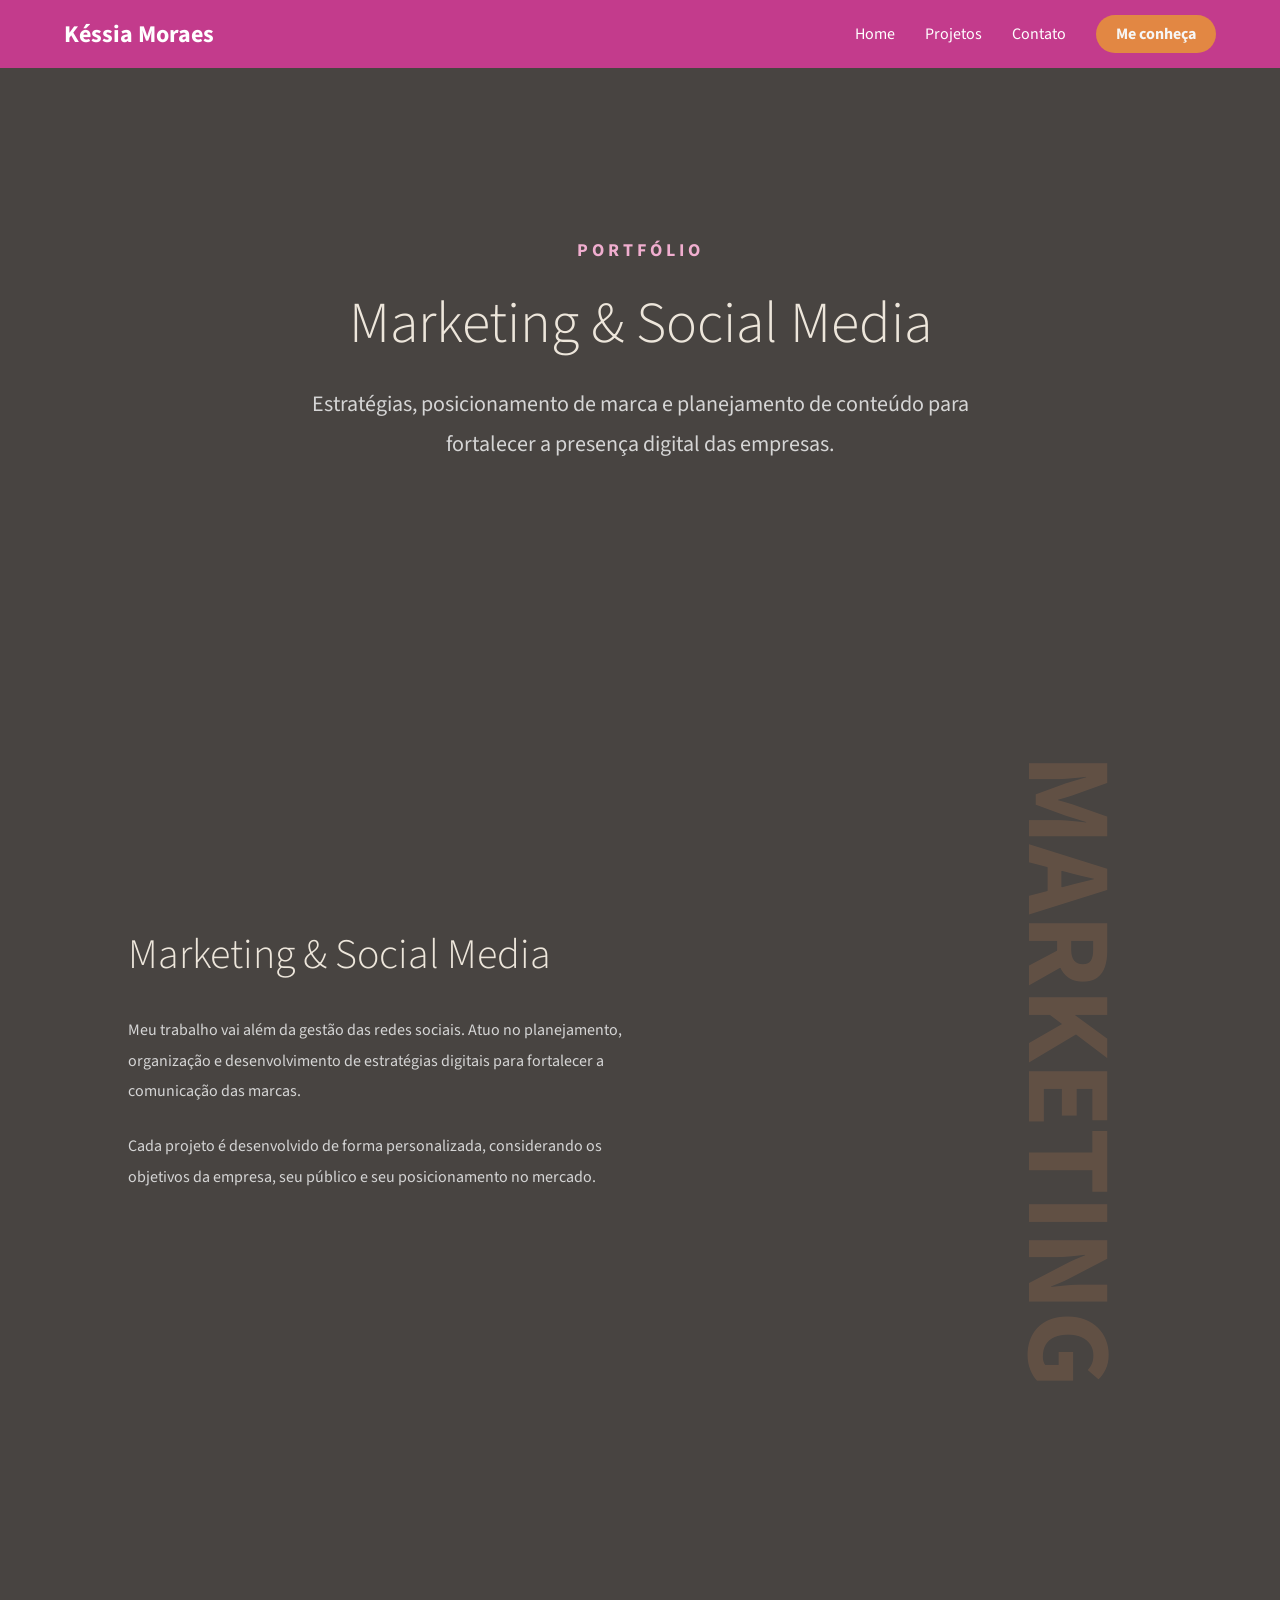
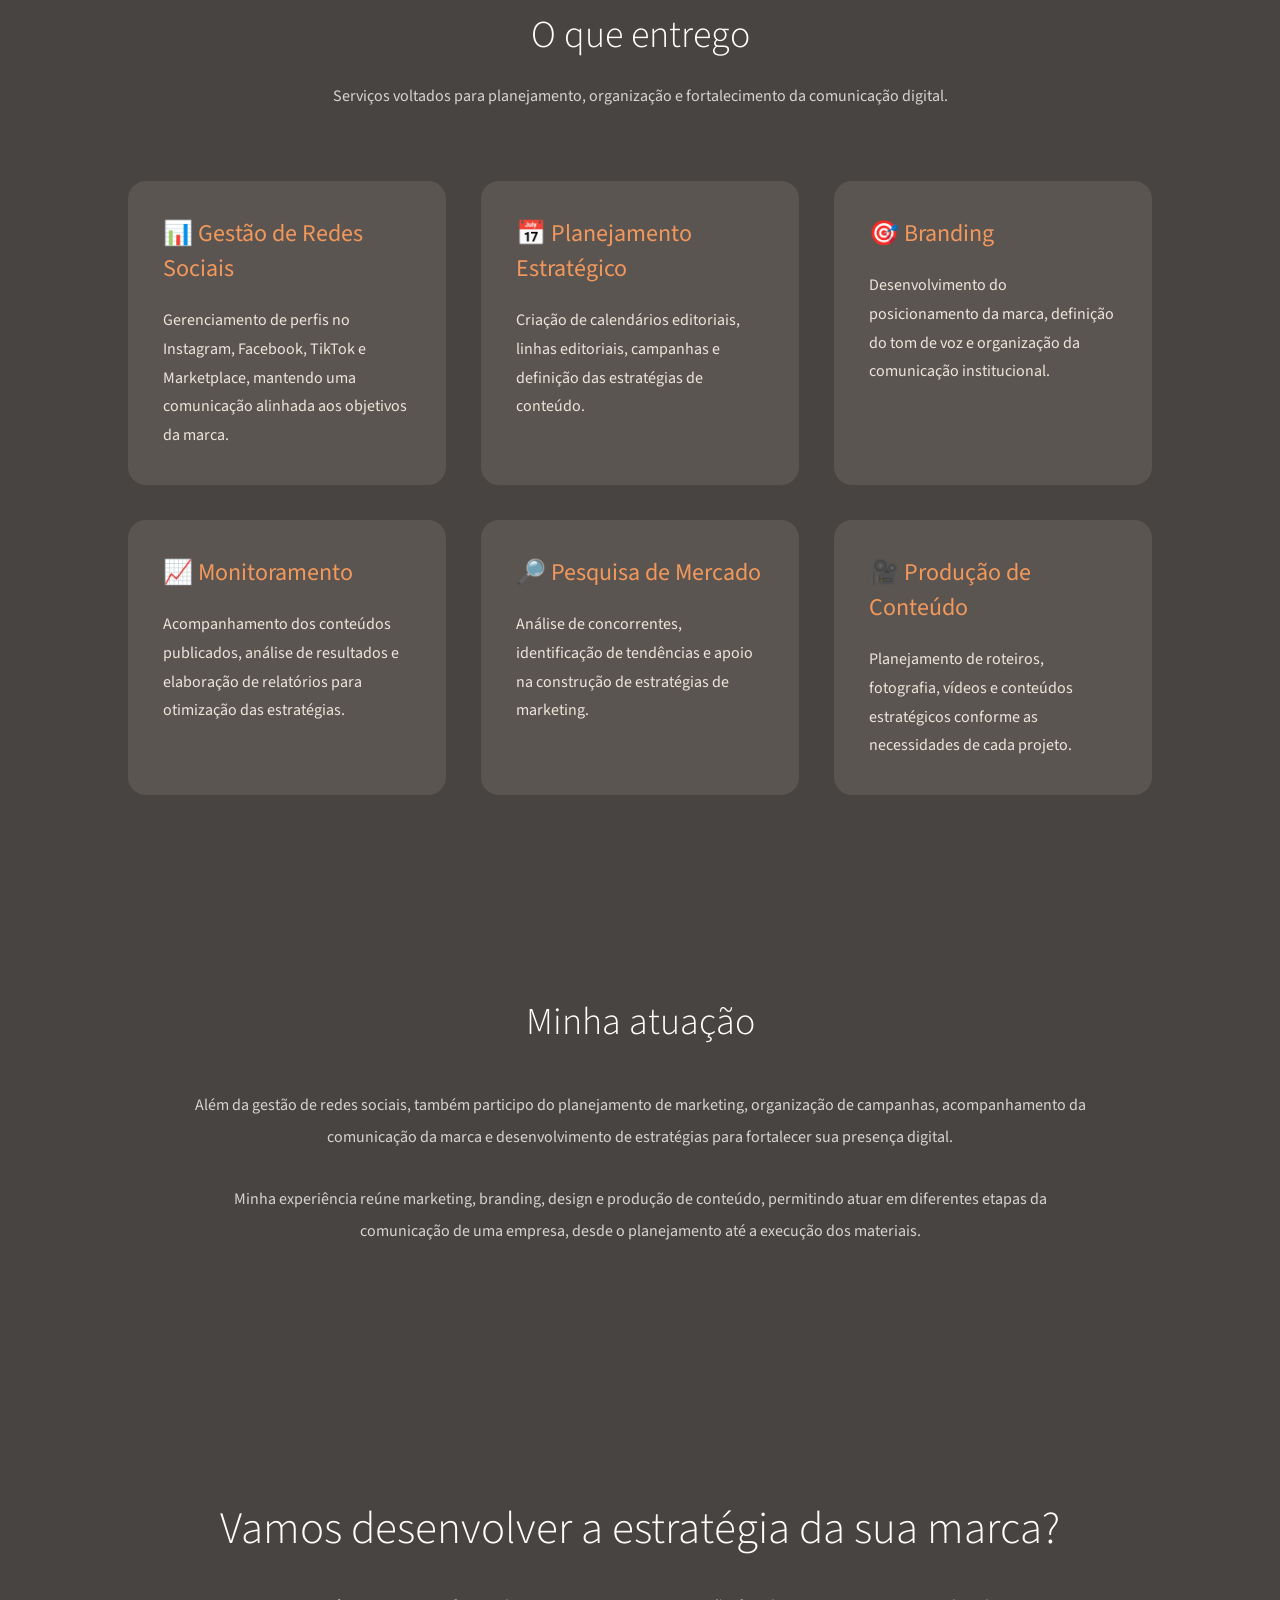
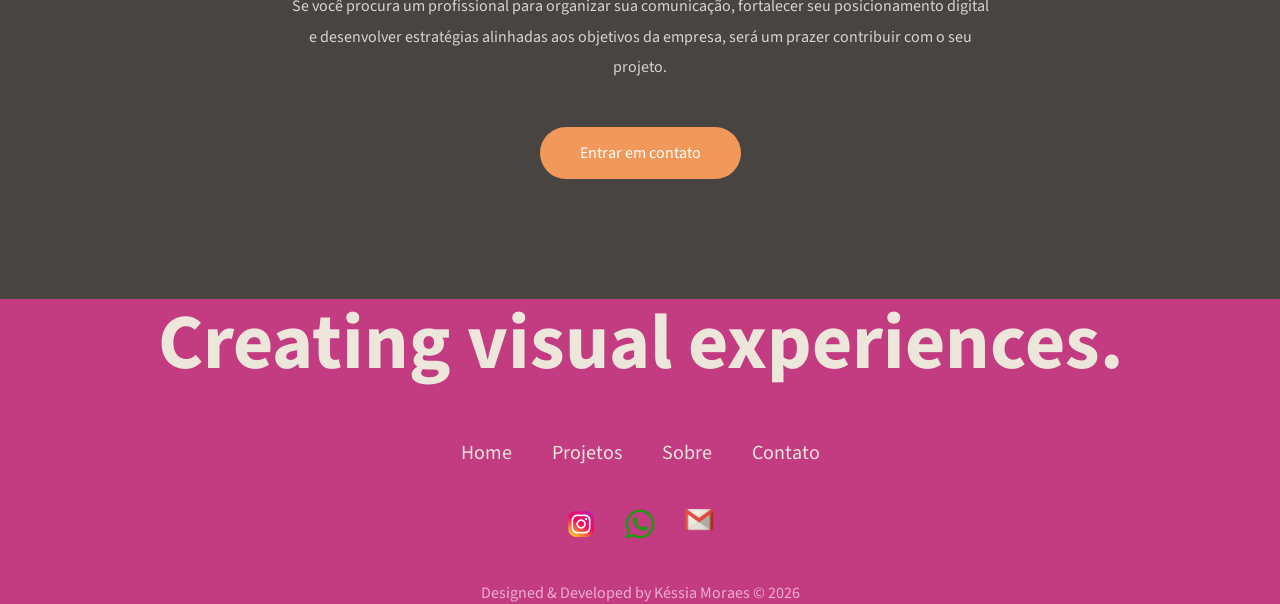
<file: socialmedia.html>
<!DOCTYPE html>
<html lang="pt-br">

<head>
<meta charset="UTF-8">
<meta name="viewport" content="width=device-width, initial-scale=1.0">

<title>Késsia Moraes</title>

<link rel="stylesheet" href="style.css">

<link href="https://fonts.googleapis.com/css2?family=Source+Sans+Pro:wght@300;400;500;600;700&display=swap" rel="stylesheet">

</head>

<body>

<header>

    <div class="logo">
        <h2>Késsia Moraes</h2>
    </div>

    <nav>

        <ul>

            <li><a href="index.html">Home</a></li>
            <li><a href="index.html#projetos">Projetos</a></li>
            <li><a href="index.html#contato">Contato</a></li>
            <li><a href="index.html#sobre" class="btn-conheca">Me conheça</a></li>

        </ul>

    </nav>

</header>

<section class="banner-social">

    <div class="banner-texto">

        <h1>Portfólio</h1>

        <h2>Marketing & Social Media</h2>

        <p>

            Estratégias, posicionamento de marca e planejamento de conteúdo para fortalecer a presença digital das empresas.

        </p>

    </div>

</section>

<section class="intro-design">

    <div class="texto-intro">

        <h2>Marketing & Social Media</h2>

        <p>

            Meu trabalho vai além da gestão das redes sociais. Atuo no planejamento, organização e desenvolvimento de estratégias digitais para fortalecer a comunicação das marcas.

        </p>

        <p>

            Cada projeto é desenvolvido de forma personalizada, considerando os objetivos da empresa, seu público e seu posicionamento no mercado.

        </p>

    </div>

    <h1 class="titulo-gigante">

        MARKETING

    </h1>

</section>


<section class="categoria-design">

<h2>O que entrego</h2>

<p class="categoria-texto">

Serviços voltados para planejamento, organização e fortalecimento da comunicação digital.

</p>

<div class="grid-servicos">

<div class="card-servico">

<h3>📊 Gestão de Redes Sociais</h3>

<p>

Gerenciamento de perfis no Instagram, Facebook, TikTok e Marketplace, mantendo uma comunicação alinhada aos objetivos da marca.

</p>

</div>

<div class="card-servico">

<h3>📅 Planejamento Estratégico</h3>

<p>

Criação de calendários editoriais, linhas editoriais, campanhas e definição das estratégias de conteúdo.

</p>

</div>

<div class="card-servico">

<h3>🎯 Branding</h3>

<p>

Desenvolvimento do posicionamento da marca, definição do tom de voz e organização da comunicação institucional.

</p>

</div>

<div class="card-servico">

<h3>📈 Monitoramento</h3>

<p>

Acompanhamento dos conteúdos publicados, análise de resultados e elaboração de relatórios para otimização das estratégias.

</p>

</div>

<div class="card-servico">

<h3>🔎 Pesquisa de Mercado</h3>

<p>

Análise de concorrentes, identificação de tendências e apoio na construção de estratégias de marketing.

</p>

</div>

<div class="card-servico">

<h3>🎥 Produção de Conteúdo</h3>

<p>

Planejamento de roteiros, fotografia, vídeos e conteúdos estratégicos conforme as necessidades de cada projeto.

</p>

</div>

</div>

</section>


<section class="comunicacao-design">

<h2>Minha atuação</h2>

<p>

Além da gestão de redes sociais, também participo do planejamento de marketing, organização de campanhas, acompanhamento da comunicação da marca e desenvolvimento de estratégias para fortalecer sua presença digital.

</p>

<p>

Minha experiência reúne marketing, branding, design e produção de conteúdo, permitindo atuar em diferentes etapas da comunicação de uma empresa, desde o planejamento até a execução dos materiais.

</p>

</section>

<section class="portfolio-update">

<h2>Vamos desenvolver a estratégia da sua marca?</h2>

<p>

Se você procura um profissional para organizar sua comunicação, fortalecer seu posicionamento digital e desenvolver estratégias alinhadas aos objetivos da empresa, será um prazer contribuir com o seu projeto.

</p>

<a href="index.html#contato" class="botao-home">

Entrar em contato

</a>

</section>


<footer>

    <h2>

        Creating visual experiences.

    </h2>

    <div class="footer-links">

        <a href="index.html">Home</a>
        <a href="projetos.html">Projetos</a>
        <a href="sobre.html">Sobre</a>
        <a href="contato.html">Contato</a>

    </div>

    <div class="redes">

         <a href="https://www.instagram.com/kessia_marketing/" target="_blank">
            <img src="Imagens/INSTAGRAM.png" alt="Instagram">
        </a>

        <a href="https://wa.me/5544988152777" target="_blank">
            <img src="Imagens/WHATSAPP.png" alt="WhatsApp">
        </a>

        <a href="kessiamoraes23@email.com">
            <img src="Imagens/EMAIL.png" alt="Email">
        </a>

    </div>

    <p>

        Designed & Developed by Késsia Moraes © 2026

    </p>

</footer>
</file>
<file: style.css>
* {
    margin: 0;
    padding: 0;
    box-sizing: border-box;
}

html{

    scroll-behavior:smooth;

}
body {
    background-color: #ede6db;
    font-family: 'Source Sans Pro', sans-serif;
    color: #222;
}

header {
    background-color: #c33B8c;
    width: 100%;
    padding: 15px 5%;
    display: flex;
    justify-content: space-between;
    align-items: center;
}

header .logo h2 {
    color: white;
    margin: 0;
    font-size: 24px;
}

header nav ul {
    display: flex;
    align-items: center;
    list-style: none;
    gap: 30px;
}

header nav ul li a {
    color: white;
    text-decoration: none;
    font-size: 16px;
}

header nav ul li a.btn-conheca {
    background-color: #e28743;
    color: #f6f6f6;
    padding: 8px 20px;
    border-radius: 20px;
    font-weight: bold;
    display: inline-block;
    transition: opacity 0.2s;
}

header nav ul li a.btn-conheca:hover {
    opacity: 0.9;
}

.home{
    width: 100%;
    min-height: 88vh;
    padding: 60px 7%;
    display: flex;
    justify-content: space-between;
    align-items: center;
    gap: 70px;
    background: #EDE6DB;
}
.home-image{
    width: 40%;
    display: flex;
    justify-content: center;
    position: relative; /* importante */
}

.foto{
    width:340px;
    border-radius:40px;
}

.estrela-home{
    position:absolute;
    width:300px;
    top:-235px;
    left:-30px;
    z-index:2;
}

.home-text{
    width:55%;
}
.home-text h1{
    color:#C33B80;
    font-size:52px;
    font-weight:700;
    line-height:60px;
    text-align:right;
    margin-bottom:45px;
}
.home-text h2{
    color:#484441;
    font-size:58px;
    font-weight:700;
    margin-bottom:8px;
}

.home-text h2 span{
    font-size:24px;
    font-weight:300;
    color:#777;
    font-style:italic;
}

.home-text p{
    color:#6a6a6a;
    font-size:22px;
    line-height:33px;
    margin-bottom:15px;
}

.home .btn-projetos{
    display:inline-block;
    margin-top:25px;
    background:#484441;
    color:#EDE6DB;
    border:none;
    border-radius:30px;
    padding:15px 40px;
    font-size:18px;
    cursor:pointer;
    transition:.3s;
    text-decoration:none;
    font-weight:600;
}

.home .btn-projetos:hover{
    background:#C33B80;
}

html,
body {
    overflow-x: hidden;
}

/* ================= PROJETOS ================= */

.projetos{
    width: 100%;
    min-height: 100vh;
    background-color: #F2985B;

    display: flex;
    flex-direction: column;
    align-items: center;
    padding-bottom: 80px;
}

.faixa{
    width:100%;
    background:#F0AECF;
    padding:5px 0;
    overflow:hidden;
}

.faixa h2{
    color:#F2985B;
    font-size:60px;
    font: weight 700px;;
    white-space:nowrap;
    text-align:center;
    letter-spacing:2px;
}

.faixa h2{
    color:#F2985B;
    font-size:45px;
    font-weight:700;
    white-space:nowrap;
    text-align:center;
    letter-spacing:8px;
}

.faixa h3{
    color:#89654e;
    font-size:50px;
    font-weight:700;
    white-space:nowrap;
    text-align:center;
    letter-spacing:2px;
}

.faixa2 h2{
    color:#F0AECF;
    font-size:42px;
    white-space:nowrap;
    text-align:center;
    letter-spacing:2px;
}

.cards{
    width: 90%;
    margin:120px auto 0;
    display: grid;
    grid-template-columns: repeat(4,1fr);
    gap: 30px;
}

.card{
    padding:35px;
    border-radius:26px;
    min-height:400px;
    display:flex;
    flex-direction:column;
    justify-content:space-between;
}

.card h3{
    font-size:48px;
    line-height:50px;
    font-weight:700;

}

.card p{
    font-size:18px;
    line-height:28px;
}

.card a{
    margin-top:30px;
    text-decoration:none;
    font-weight:bold;
}

.social{
    background:#C33B80;
    color:#EDE6DB;
}

.mobile{
    background:#484441;
    color:#C33B80;
}

.fotografia{
    background:#F0AECF;
    color:#F2985B;

}

.design{
    background:#EDE6DB;
    color:#484441;
}
.card a{
    display:block;
    width:100%;
    text-align:center;
    margin-top:30px;
    padding:12px;
    border-radius:12px;
    text-decoration:none;
    font-weight:700;
}

.social a{
    background:#484441;
    color:#EDE6DB;
}

.mobile a{
    background:#C33B80;
    color:#EDE6DB;
}

.fotografia a{
    background:#F2985B;
    color:#EDE6DB;
}

.design a{
    background:#484441;
    color:#EDE6DB;
}

/* ================= DIVISOR EDITORIAL ================= */

.divisor-editorial{
    width:97\%;
    margin-bottom:-60px;   /* faz a franjinha entrar na próxima seção */
    line-height:0;
    position:relative;
    z-index:10;
}

.divisor-editorial img{
    display:block;
    width:109%;           /* aumenta um pouquinho */
    margin-left:-2%;      /* centraliza */
}

/* SOBRE */

.sobre{

    width:100%;
    min-height:100vh;
    background:#484441;
    display:flex;
    justify-content:space-between;
    align-items:center;
    padding:90px 8%;
    position:relative;
}

.sobre-imagem{
    width:35%;
    position:relative;
    display:flex;
    justify-content:center;
}

.fundo-rosa{
    width:260px;
    height:520px;
    background:#F0AECF;
    position:absolute;
    left:-20px;
    top:-20px;
    z-index:1;
}

.sobre-imagem img{
    width:300px;
    position:relative;
    z-index:2;
}

.sobre-texto{ 
    width:55%;
    color:white;
    position:relative;

}

.sobre-texto h2{
    font-size:78px;
    color:#F0AECF;
    font-family:serif;
    font-style:italic;
    font-weight:400;
    margin-bottom:35px;
}

.sobre-texto p{
    font-size:22px;
    line-height:38px;
    color:#F3D4E5;
    margin-bottom:25px;
}

.titulo-ferramentas{
    display:inline-block;
    background:#C33B80;
    color:white;
    padding:10px 40px;
    border-radius:30px;
    margin-top:20px;
    margin-bottom:30px;
    font-weight:bold;

}

.icones{
    display:flex;
    gap:25px;
    align-items:center;

}

.icones img{
    width:48px;
}

.estrela-sobre{
    position:absolute;
    width:60px;
}

.estrela1{
    left:-60px;
    top:-40px;
}

.estrela2{
    right:30px;
    top:-30px;
}

.estrela3{
    right:-20px;
    bottom:-20px;
}

/* ================= CONTATO ================= */

.contato{
    width:100%;
    padding:120px 8%;
    background:
    linear-gradient(#F0AECF 15px, transparent 15px),
    linear-gradient(90deg,#F0AECF 15px, transparent 15px);
    background-size:100px 100px;
    background-color:#EDE6DB;
    display:flex;
    justify-content:center;
}

.contato-box{
    width:900px;
    background:#F2985B;
    border-radius:45px;
    padding:70px;
    text-align:center;
    position:relative;
}

.contato-box h2{
    color:#C33B80;
    font-size:52px;
    line-height:60px;
    margin-bottom:25px;
}

.contato-box p{
    color:#EDE6DB;
    font-size:24px;
    line-height:38px;
    margin-bottom:40px;
}

.btn-whatsapp{
    display:inline-block;
    background:#C33B80;
    color:white;
    text-decoration:none;
    padding:15px 45px;
    border-radius:30px;
    font-size:22px;
    font-weight:bold;
    transition:.3s;
}

.btn-whatsapp:hover{
    background:#484441;

}

.estrela-contato1{
    width:45px;
    left:50px;
    top:40px;
}

.estrela-contato2{
    width:70px;
    right:70px;
    top:90px;
}

.estrela-contato3{
    width:35px;
    right:120px;
    bottom:60px;
}

/* ================= FOOTER ================= */

footer{
    width:100%;
    background:#C33B80;
    text-align:center;
    padding:0 px 8% 50px;
    position:relative;
}

.faixa-footer{
    width:100%;
    height:45px;

    display:flex;
    justify-content:center;
    align-items:center;
    overflow:hidden;
}

.faixa-footer p{

    white-space:nowrap;
    font-size:45px;
    letter-spacing:8px;
    font: weight 600px;

}

.faixa1{
    background:#F2985B;

}

.faixa1 p{
    color:#EDE6DB;

}

.faixa2{
    background:#EDE6DB;

}

.faixa2 p{
    color:#484441;

}


footer h2{
    font-size:78px;
    color:#EDE6DB;
    line-height:90px;
    margin-bottom:50px;
    font-weight:700;
}

.footer-links{
    display:flex;
    justify-content:center;
    gap:40px;
    margin-bottom:40px;
}

.footer-links a{
    color:#EDE6DB;
    text-decoration:none;
    font-size:20px;
    transition:.3s;
}

.footer-links a:hover{
    color:#F2985B;
}

.redes{
    display:flex;
    justify-content:center;
    gap:25px;
    margin-bottom:35px;
}

.redes img{
    width:34px;
    transition:.3s;
}

.redes img:hover{
    transform:scale(1.15);
}

footer p{
    color:#F0AECF;
    font-size:16px;
}

/* ==========================================
   FOTOGRAFIA
========================================== */

.banner-foto{
    width:100%;
    min-height:70vh;
    background:#484441;
    display:flex;
    justify-content:center;
    align-items:center;
    text-align:center;
    padding:80px 8%;

}

.banner-texto h1{
    color:#C33B80;
    font-size:24px;
    letter-spacing:8px;
    text-transform:uppercase;
    margin-bottom:20px;

}

.banner-texto h2{
    color:#EDE6DB;
    font-size:90px;
    font-weight:700;
    margin-bottom:20px;

}

.banner-texto p{
    color:#D8D2CA;
    font-size:22px;
    line-height:34px;

}

.galeria{
    background:#484441;
    padding:100px 8%;

}

.galeria h3{
    color:#F0AECF;
    font-size:42px;
    margin-bottom:40px;
    margin-top:80px;
    letter-spacing:3px;
    text-transform:uppercase;

}

.grid-fotos{
    display:grid;
    grid-template-columns:repeat(12,1fr);
    grid-auto-rows:190px;
    gap:18px;
    margin-bottom:80px;

}

.grid-fotos img{

    width:100%;
    height:100%;
    object-fit:cover;

    transition:.4s;

}

.grid-fotos img:hover{

    object-fit:contain;

    background:#484441;

}

.grid-fotos img:hover{
    transform:scale(1.02);

}

.grid-fotos img:nth-child(1){
    grid-column:span 8;
    grid-row:span 3;

}

.grid-fotos img:nth-child(2){
    grid-column:span 4;
    grid-row:span 2;

}

.grid-fotos img:nth-child(3){
    grid-column:span 4;
    grid-row:span 2;

}

.grid-fotos img:nth-child(4){
    grid-column:span 8;
    grid-row:span 2;

}

.grid-fotos img:nth-child(5){
    grid-column:span 6;
    grid-row:span 3;

}

.grid-fotos img:nth-child(6){
    grid-column:span 6;
    grid-row:span 3;

}

.grid-fotos img:nth-child(7){
    grid-column:span 12;
    grid-row:span 3;

}

.galeria h3:first-child{
    margin-top:0;

}

.galeria h3::after{
    content:"";
    display:block;
    width:120px;
    height:3px;
    background:#C33B80;
    margin-top:12px;

}


/* ================= LIGHTBOX ================= */

.lightbox{
    display:none;
    position:fixed;
    left:0;
    top:0;
    width:100%;
    height:100%;
    background:rgba(0,0,0,.92);
    justify-content:center;
    align-items:center;
    z-index:9999;
    animation:fade .35s;
}

.lightbox img{
    max-width:88%;
    max-height:88%;
    border-radius:10px;
    animation:zoom .35s;
}

.fechar{
    position: fixed;
    top: 20px;
    right: 30px;
    font-size: 70px;
    font-weight: bold;
    color: #ffffff;
    cursor: pointer;
    z-index: 10000;
}

.anterior,
.proximo{
    position:absolute;
    top:50%;
    transform:translateY(-50%);
    color:white;
    font-size:60px;
    cursor:pointer;
    user-select:none;
    padding:20px;
}

.anterior{
    left:25px;
}

.proximo{
    right:25px;
}

@keyframes fade{
    from{
        opacity:0;
    }

    to{
        opacity:1;
    }
}

@keyframes zoom{
    from{
        transform:scale(.85);
    }

    to{
        transform:scale(1);
    }
}


/* ==========================================
   mobilemaker
========================================== */

.intro-mobile{

    width:80%;
    margin:90px auto;
    display:flex;
    gap:40px;
    justify-content:center;
    align-items:center;

}

.linha-mobile{
    width:3px;
    height:120px;
    background:#C33B80;

}

.texto-mobile{
    max-width:700px;

}

.texto-mobile h2{

    color:#F0AECF;
    font-size:40px;
    margin-bottom:20px;

}

.texto-mobile p{

    color:#EDE6DB;
    line-height:1.9;
    font-size:18px;

}

.videos-mobile{

    width:70%;
    margin:0 auto 120px;

}

.video-card{

    margin-bottom:120px;

}

.video-card video{

    width:100%;
    max-width:650px;

    display:block;

    margin:0 auto;

    border-radius:20px;

    transition:.35s;

    cursor:pointer;

}

.video-card video:hover{

    transform:scale(1.02);

}

.info-video{

    width:650px;

    margin:25px auto 0;

    text-align:left;

}

.info-video span{

    color:#F2985B;

    font-size:15px;

    letter-spacing:3px;

}

.info-video h3{

    color:#F0AECF;

    font-size:34px;

    margin:10px 0;

}

.info-video p{

    color:#d9d9d9;

    line-height:1.8;

    margin-bottom:25px;

}

.tags-video{

    display:flex;

    gap:12px;

    flex-wrap:wrap;

}

.tags-video span{
    background:#C33B80;
    color:white;
    padding:8px 16px;
    border-radius:40px;
    font-size:14px;
    letter-spacing:1px;

}

.video-card::after{

    content:"";
    display:block;
    width:100%;
    height:1px;
    background:rgba(255,255,255,.12);
    margin-top:70px;

}

.pagina-mobile{

    background:#484441;
    color:#fff;

}


/* ==========================================
   DESIGN
========================================== */

.banner-design{

    width:100%;
    min-height:55vh;
    background:#484441;
    display:flex;
    justify-content:center;
    align-items:center;
    text-align:center;
    color:#ffe7e7;
}

.banner-design h1{

    font-size:20px;
    letter-spacing:8px;
    text-transform:uppercase;
    color:#C33B80;
    margin-bottom:20px;

}

.banner-design h2{

    font-size:70px;
    font-weight:300;
    margin-bottom:20px;

}

.banner-design p{

    width:650px;
    max-width:90%;
    margin:auto;
    line-height:1.8;

}

/* INTRO */

.intro-design{

    background:#484441;
    color:white;

    display:flex;
    justify-content:space-between;
    align-items:center;

    padding:120px 10%;

    gap:80px;

}

.texto-intro{

    width:50%;

}

.texto-intro h2{

    font-size:42px;
    font-weight:300;
    margin-bottom:35px;

}

.texto-intro p{

    line-height:2;
    margin-bottom:20px;
    color:#d8d8d8;

}

.titulo-gigante{

    font-size:150px;
    font-weight:700;
    opacity:.05;
    user-select:none;

}

/* CATEGORIAS */

.categoria-design{

    background:#484441;
    color:white;
    padding:100px 10%;

}

.categoria-design h2{

    font-size:42px;
    font-weight:300;
    margin-bottom:20px;

}

.categoria-texto{

    width:650px;
    max-width:100%;
    color:#d6d6d6;
    line-height:1.8;
    margin-bottom:60px;

}

/* PROJETOS */

.projeto-design{

    display:flex;
    justify-content:space-between;
    align-items:center;

    gap:60px;

    margin-bottom:120px;

}

.projeto-design.invertido{

    flex-direction:row-reverse;

}

.texto-projeto{

    max-width:450px;
    padding-left:50px;

}

.texto-projeto h2{

    font-size:36px;
    font-weight:300;
    margin-bottom:35px;

}

.texto-projeto p{

    line-height:2;
    color:#484441;
    font-size:17px;

}

/* GALERIA */

.galeria-design{
    width:65%;
    display:grid;
    grid-template-columns:repeat(3,1fr);
    gap:18px;
    margin:0 auto;

}

.galeria-design img{

    width:100%;
    display:block;
    border-radius:12px;

    cursor:pointer;

    transition:.4s;

    box-shadow:0 15px 35px #484441;

}

.galeria-design img:hover{

    transform:translateY(-8px);

}

/* GRID FEED */

.grid-design{

    display:grid;

    grid-template-columns:repeat(auto-fit,minmax(250px,1fr));

    gap:25px;

}

.grid-design img{

    width:100%;
    border-radius:12px;
    cursor:pointer;
    transition:.4s;

}

.grid-design img:hover{

    transform:translateY(-8px);

}

/* STORIES */

.stories-grid{

    display:flex;

    gap:25px;

    overflow-x:auto;

    padding-bottom:15px;

}

.stories-grid img{

    width:220px;

    border-radius:18px;

    cursor:pointer;

    transition:.4s;

    flex-shrink:0;

}

.stories-grid img:hover{

    transform:translateY(-8px);

}

/* FINAL */

.comunicacao-design{

    background:#484441;
    color:white;

    padding:120px 10%;

}

.comunicacao-design h2{

    font-size:42px;
    font-weight:300;
    margin-bottom:30px;

}

.comunicacao-design p{

    width:750px;
    max-width:100%;

    line-height:2;
    color:#d6d6d6;

    margin-bottom:20px;

}

.portfolio-update{

    background:#484441;

    color:white;

    text-align:center;

    padding:120px 10%;

}

.portfolio-update h2{

    font-size:42px;
    font-weight:300;
    margin-bottom:30px;

}

.portfolio-update p{

    width:700px;
    max-width:100%;
    margin:auto;

    line-height:2;

    color:#d5d5d5;

}


/********************************************
SOCIAL MEDIA
********************************************/

.banner-social{

    background:#484441;
    color:#8d6f40;
    padding:170px 10%;
    text-align:center;

}

.banner-social h1{

    font-size:18px;
    letter-spacing:4px;
    text-transform:uppercase;
    color:#F0AECF;
    margin-bottom:20px;

}

.banner-social h2{

    font-size:58px;
    font-weight:300;
    margin-bottom:20px;

}

.banner-social p{

    width:700px;
    max-width:100%;
    margin:auto;
    line-height:1.8;
    color:#d5d5d5;

}

/*========================*/

.intro-design{

    display:flex;
    justify-content:space-between;
    align-items:center;
    padding:120px 10%;
    background:#484441;
    color:#EDE6DB;
    gap:80px;

}

.texto-intro{

    max-width:700px;

}

.texto-intro h2{

    font-size:42px;
    margin-bottom:30px;
    font-weight:300;

}

.texto-intro p{

    line-height:1.9;
    margin-bottom:25px;
    color:#d5d5d5;

}

.titulo-gigante{

    font-size:120px;
    color:#F2985B;
    opacity:.15;
    writing-mode:vertical-rl;
    user-select:none;

}

/*========================*/

.categoria-design{

    padding:100px 10%;
    background:#484441;
    color:white;

}

.categoria-design h2{

    font-size:38px;
    text-align:center;
    margin-bottom:20px;
    font-weight:300;

}

.categoria-texto{

    text-align:center;
    width:700px;
    max-width:100%;
    margin:0 auto 70px;
    line-height:1.8;
    color:#d5d5d5;

}

/*========================*/

.grid-servicos{

    display:grid;
    grid-template-columns:repeat(auto-fit,minmax(280px,1fr));
    gap:35px;

}

.card-servico{

    background:#5b5552;
    padding:35px;
    border-radius:18px;
    transition:.3s;

}

.card-servico:hover{

    transform:translateY(-8px);

}

.card-servico h3{

    font-size:24px;
    margin-bottom:20px;
    color:#F2985B;
    font-weight:400;

}

.card-servico p{

    line-height:1.8;
    color:#EDE6DB;

}

/*========================*/

.comunicacao-design{

    padding:100px 10%;
    background:#484441;
    color:white;
    text-align:center;

}

.comunicacao-design h2{

    font-size:38px;
    margin-bottom:40px;
    font-weight:300;

}

.comunicacao-design p{

    width:900px;
    max-width:100%;
    margin:0 auto 30px;
    line-height:2;
    color:#d5d5d5;

}

/*========================*/

.portfolio-update{

    padding:120px 10%;
    background:#484441;
    text-align:center;
    color:white;

}

.portfolio-update h2{

    font-size:45px;
    margin-bottom:30px;
    font-weight:300;

}

.portfolio-update p{

    width:700px;
    max-width:100%;
    margin:0 auto 45px;
    line-height:1.9;
    color:#d5d5d5;

}

/*========================*/

.botao-home{

    display:inline-block;
    padding:15px 40px;
    background:#F2985B;
    color:white;
    text-decoration:none;
    border-radius:40px;
    transition:.3s;

}

.botao-home:hover{

    background:#C33B80;
}

/*==========================
RESPONSIVO
==========================*/

@media(max-width:900px){

.intro-design{

    flex-direction:column;
    text-align:center;

}

.titulo-gigante{

    writing-mode:horizontal-tb;
    font-size:65px;

}

.banner-social h2{

    font-size:42px;

}

.portfolio-update h2{

    font-size:35px;

}

}


/* ================= LIGHTBOX DESIGN ================= */

.lightbox{
    display:none;
    position:fixed;
    top:0;
    left:0;
    width:100%;
    height:100%;
    background:rgba(0,0,0,.92);
    justify-content:center;
    align-items:center;
    z-index:99999;
}

.lightbox img{
    max-width:90%;
    max-height:90%;
    border-radius:12px;
}

.fechar{
    position:absolute;
    top:20px;
    right:35px;
    color:#fff;
    font-size:55px;
    cursor:pointer;
    z-index:100000;
}

.anterior,
.proximo{
    position:absolute;
    top:50%;
    transform:translateY(-50%);
    color:#fff;
    font-size:65px;
    cursor:pointer;
    padding:20px;
    user-select:none;
    z-index:100000;
}

.anterior{
    left:25px;
}

.proximo{
    right:25px;
}
</file>
